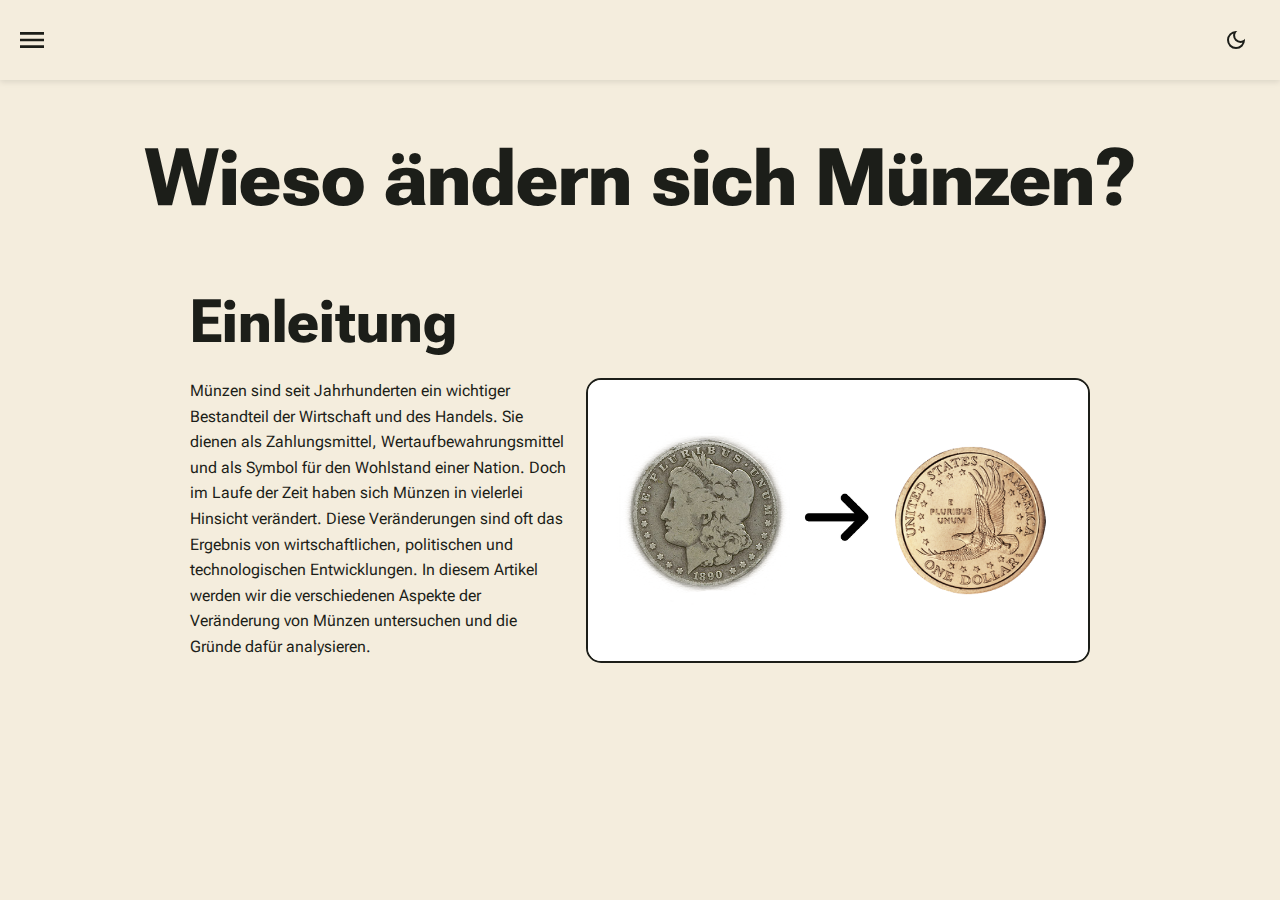
<file: index.html>
<!DOCTYPE html>
<html lang="de-CH">
<head>
  <meta charset="utf-8">
  <meta name="viewport" content="width=device-width, initial-scale=1">
  <title>PrWR-Projekt</title>
  <link rel="stylesheet" href="style.css">
  <script src="index.js"></script>
</head>
<body>
<nav>
  <input type="checkbox" id="menu-toggle" hidden>

  <label for="menu-toggle" class="menu-button open-icon">
    <svg xmlns="http://www.w3.org/2000/svg" height="32px" viewBox="0 -960 960 960" width="32px" fill="#1c1e19">
      <path d="M120-240v-80h720v80H120Zm0-200v-80h720v80H120Zm0-200v-80h720v80H120Z"/>
    </svg>
  </label>

  <label for="menu-toggle" class="menu-button close-icon">
    <svg xmlns="http://www.w3.org/2000/svg" height="32px" viewBox="0 -960 960 960" width="32px" fill="#1c1e19">
      <path d="m256-200-56-56 224-224-224-224 56-56 224 224 224-224 56 56-224 224 224 224-56 56-224-224-224 224Z"/>
    </svg>
  </label>

  <div id="mode-toggle" class="mode-toggle-button" onclick="change()">
  </div>

  <div class="dropdown-menu">
    <a href="index.html">Einleitung</a>
    <a href="wirtschaft-oekonomisch.html">Wirtschaftliche & ökonomische Gründe</a>
    <a href="#">Münzmaterialien</a>
    <a href="#">Relevanz</a>
    <a href="#">Quiz</a>
  </div>
</nav>
<section>
    <div id="main-title">
        <h1>Wieso ändern sich Münzen?</h1>
    </div>

    <div id="image-text">
      <h2>Einleitung</h2>
      <img src="assets/muenz_veraenderung.png" alt="Bild zur Veränderung von Münzen"></img>
      <p>Münzen sind seit Jahrhunderten ein wichtiger Bestandteil der Wirtschaft und des Handels. Sie dienen als Zahlungsmittel, Wertaufbewahrungsmittel und als Symbol für den Wohlstand einer Nation. Doch im Laufe der Zeit haben sich Münzen in vielerlei Hinsicht verändert. Diese Veränderungen sind oft das Ergebnis von wirtschaftlichen, politischen und technologischen Entwicklungen. In diesem Artikel werden wir die verschiedenen Aspekte der Veränderung von Münzen untersuchen und die Gründe dafür analysieren.
      </p>
    </div>
</section>
</body>
</html>
</file>
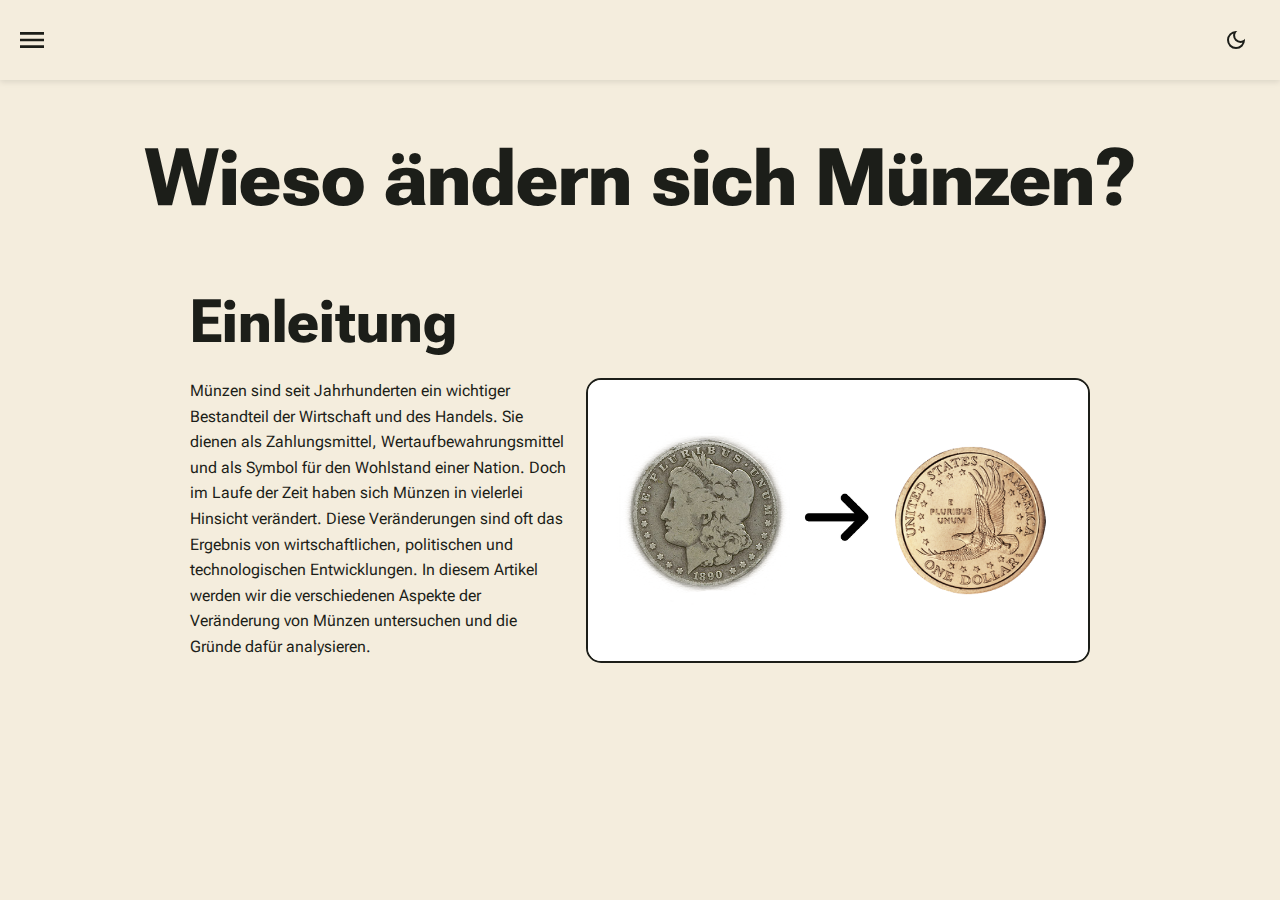
<file: einleitung.html>
<!DOCTYPE html>
<html lang="de-CH">
<head>
  <meta charset="utf-8">
  <meta name="viewport" content="width=device-width, initial-scale=1">
  <title>PrWR-Projekt</title>
  <link rel="stylesheet" href="style.css">
  <script src="index.js"></script>
</head>
<body>
<nav>
  <input type="checkbox" id="menu-toggle" hidden>

  <label for="menu-toggle" class="menu-button open-icon">
    <svg xmlns="http://www.w3.org/2000/svg" height="32px" viewBox="0 -960 960 960" width="32px" fill="#1c1e19">
      <path d="M120-240v-80h720v80H120Zm0-200v-80h720v80H120Zm0-200v-80h720v80H120Z"/>
    </svg>
  </label>

  <label for="menu-toggle" class="menu-button close-icon">
    <svg xmlns="http://www.w3.org/2000/svg" height="32px" viewBox="0 -960 960 960" width="32px" fill="#1c1e19">
      <path d="m256-200-56-56 224-224-224-224 56-56 224 224 224-224 56 56-224 224 224 224-56 56-224-224-224 224Z"/>
    </svg>
  </label>

  <div id="mode-toggle" class="mode-toggle-button" onclick="change()">
  </div>

  <div class="dropdown-menu">
    <a href="einleitung.html">Einleitung</a>
    <a href="wirtschaft-oekonomisch.html">Wirtschaftliche & ökonomische Gründe</a>
    <a href="#">Münzmaterialien</a>
    <a href="#">Relevanz</a>
    <a href="#">Quiz</a>
  </div>
</nav>
<section>
    <div id="main-title">
        <h1>Wieso ändern sich Münzen?</h1>
    </div>

    <div id="image-text">
      <h2>Einleitung</h2>
      <img src="assets/muenz_veraenderung.png" alt="Bild zur Veränderung von Münzen"></img>
      <p>Münzen sind seit Jahrhunderten ein wichtiger Bestandteil der Wirtschaft und des Handels. Sie dienen als Zahlungsmittel, Wertaufbewahrungsmittel und als Symbol für den Wohlstand einer Nation. Doch im Laufe der Zeit haben sich Münzen in vielerlei Hinsicht verändert. Diese Veränderungen sind oft das Ergebnis von wirtschaftlichen, politischen und technologischen Entwicklungen. In diesem Artikel werden wir die verschiedenen Aspekte der Veränderung von Münzen untersuchen und die Gründe dafür analysieren.
      </p>
    </div>
</section>
</body>
</html>
</file>
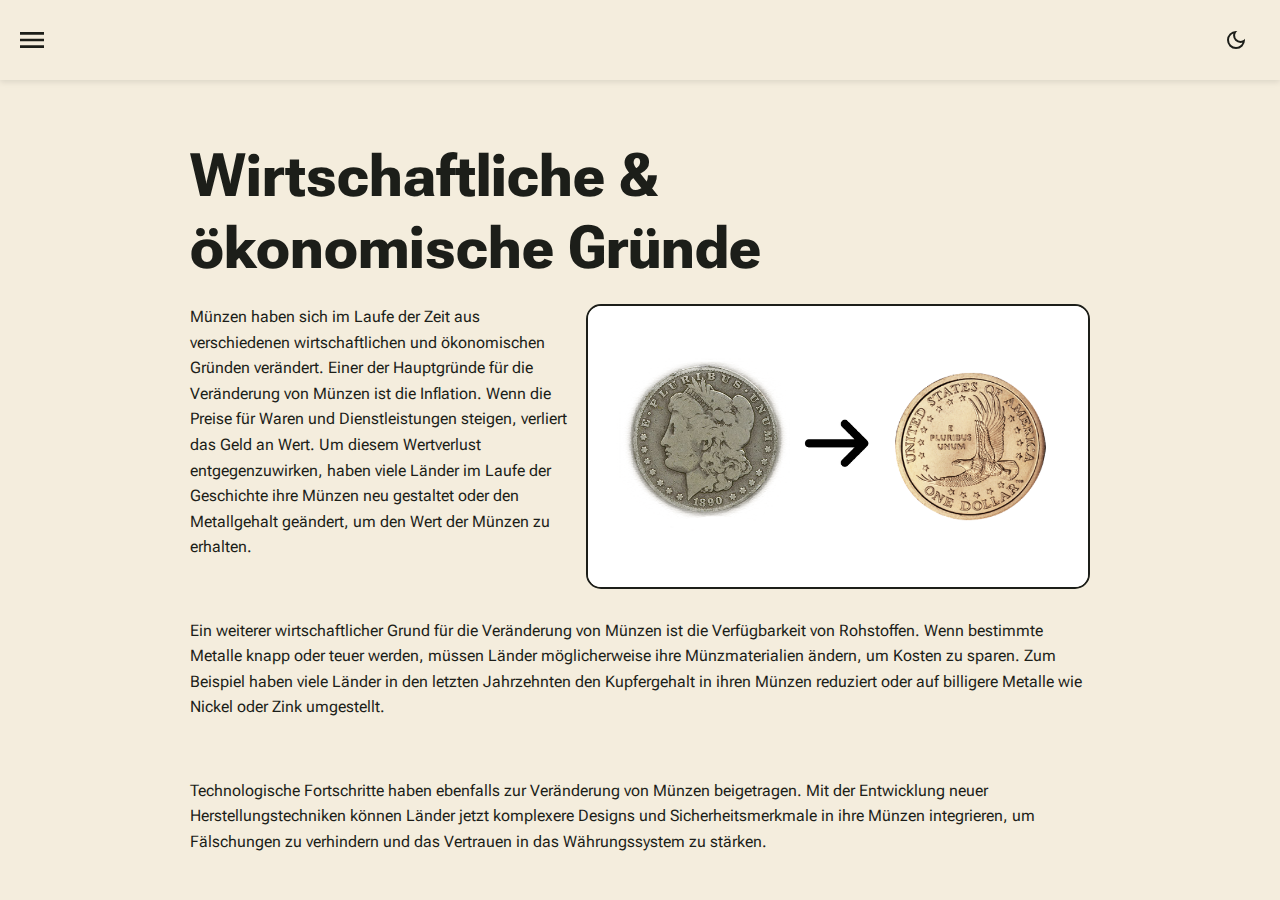
<file: wirtschaft-oekonomisch.html>
<!DOCTYPE html>
<html lang="de-CH">
<head>
  <meta charset="utf-8">
  <meta name="viewport" content="width=device-width, initial-scale=1">
  <title>PrWR-Projekt</title>
  <link rel="stylesheet" href="style.css">
  <script src="index.js"></script>
</head>
<body>
<nav>
  <input type="checkbox" id="menu-toggle" hidden>

  <label for="menu-toggle" class="menu-button open-icon">
    <svg xmlns="http://www.w3.org/2000/svg" height="32px" viewBox="0 -960 960 960" width="32px" fill="#1c1e19">
      <path d="M120-240v-80h720v80H120Zm0-200v-80h720v80H120Zm0-200v-80h720v80H120Z"/>
    </svg>
  </label>

  <label for="menu-toggle" class="menu-button close-icon">
    <svg xmlns="http://www.w3.org/2000/svg" height="32px" viewBox="0 -960 960 960" width="32px" fill="#1c1e19">
      <path d="m256-200-56-56 224-224-224-224 56-56 224 224 224-224 56 56-224 224 224 224-56 56-224-224-224 224Z"/>
    </svg>
  </label>

  <div id="mode-toggle" class="mode-toggle-button" onclick="change()">
  </div>

  <div class="dropdown-menu">
    <a href="einleitung.html">Einleitung</a>
    <a href="wirtschaft-oekonomisch.html">Wirtschaftliche & ökonomische Gründe</a>
    <a href="#">Münzmaterialien</a>
    <a href="#">Relevanz</a>
    <a href="#">Quiz</a>
  </div>
</nav>
<section>
    <div id="image-text">
        <h2>Wirtschaftliche & ökonomische Gründe</h2>
        <img src="assets/muenz_veraenderung.png" alt="Bild zur Veränderung von Münzen"></img>
        <p>Münzen haben sich im Laufe der Zeit aus verschiedenen wirtschaftlichen und ökonomischen Gründen verändert. Einer der Hauptgründe für die Veränderung von Münzen ist die Inflation. Wenn die Preise für Waren und Dienstleistungen steigen, verliert das Geld an Wert. Um diesem Wertverlust entgegenzuwirken, haben viele Länder im Laufe der Geschichte ihre Münzen neu gestaltet oder den Metallgehalt geändert, um den Wert der Münzen zu erhalten.</p>
        <br>
        <p>Ein weiterer wirtschaftlicher Grund für die Veränderung von Münzen ist die Verfügbarkeit von Rohstoffen. Wenn bestimmte Metalle knapp oder teuer werden, müssen Länder möglicherweise ihre Münzmaterialien ändern, um Kosten zu sparen. Zum Beispiel haben viele Länder in den letzten Jahrzehnten den Kupfergehalt in ihren Münzen reduziert oder auf billigere Metalle wie Nickel oder Zink umgestellt.
        </p>
        <br>
        <p>Technologische Fortschritte haben ebenfalls zur Veränderung von Münzen beigetragen. Mit der Entwicklung neuer Herstellungstechniken können Länder jetzt komplexere Designs und Sicherheitsmerkmale in ihre Münzen integrieren, um Fälschungen zu verhindern und das Vertrauen in das Währungssystem zu stärken.
        </p>
        <br>
    </div>
</section>
</body>
</html>
</file>
<file: style.css>
@import url('https://fonts.googleapis.com/css2?family=Roboto+Flex:opsz,wght@8..1000&display=swap');

html, body {
    margin: 0;
    padding: 0;
}

html {
    font-family: 'Roboto Flex', sans-serif;
    background-color: #f4eddd;
    color: #1c1e19;
    margin: 0;
    padding: 0;
}

body {
    display: flex;
    flex-direction: column;
    min-height: 100vh;
}

nav {
    margin-top: 0;
    position: sticky;
    top: 0;
    z-index: 1000;
    background-color: #f4eddd;
    padding: 10px 16px;
    height: 60px;
    display: flex;
    align-items: center;
    justify-content: space-between;
    box-shadow: 0 2px 6px rgba(0, 0, 0, 0.1);
}

.menu-button, .mode-toggle-button {
    cursor: pointer;
    display: flex;
    align-items: center;
}

.close-icon {
    display: none;
}

.dropdown-menu {
    display: none;
    position: absolute;
    top: 60px;
    left: 0;
    background-color: #f4eddd;
    width: 220px;
    box-shadow: 0 4px 12px rgba(0, 0, 0, 0.1);
    border-radius: 6px;
}

.dropdown-menu a {
    display: block;
    padding: 14px 18px;
    color: #1c1e19;
    text-decoration: none;
}

.dropdown-menu a:hover {
    background-color: #eee2c7;
}

#menu-toggle:checked ~ .dropdown-menu {
    display: block;
}

#menu-toggle:checked ~ .open-icon {
    display: none;
}

#menu-toggle:checked ~ .close-icon {
    display: flex;
}

body.dark-mode nav {
    background-color: #4c4c4c;
}

html.dark-mode {
    background-color: #2b2b2b;
    color: #e3e3e3;
}

body.dark-mode .dropdown-menu {
    background-color: #3a3a3a;
}

body.dark-mode .dropdown-menu a {
    color: #e3e3e3;
}

body.dark-mode .dropdown-menu a:hover {
    background-color: #4a4a4a;
}

body.dark-mode .dropdown-menu a {
    color: #e3e3e3;
}

#mode-toggle {
    margin-left: auto;
    margin-right: 16px;
}

#main-title {
    padding-top: 50px;  
}

#main-title h1, img {
    font-size: clamp(24px, 8vw, 80px);
    text-align: center;
    line-height: 1.2;           /* makes multi-line spacing nice */
    max-width: 90%;             /* prevents it from being one very long line */
    margin: 0 auto;             /* centers the block */
    word-break: break-word;     /* ensures words wrap if needed */
}

h2 {
    font-size: clamp(20px, 6vw, 60px);
    padding-left: 0;
    line-height: 1.2;
    max-width: 90%;
    text-align: left;
    max-width: 90%;
    margin: 60px auto 20px 0;
}

#image-text {
    max-width: 900px;
    margin: 0 auto;
    padding: 0 20px;
    line-height: 1.6;
}

#image-text img {
    float: right;
    width: 500px;
    margin: 0 0 16px 16px;
    display: block;
    border-radius: 15px;
    border: #1c1e19 2px solid;
}

/* Mobile layout */
@media (max-width: 768px) {
    #image-text img {
        float: none;
        width: 100%;
        margin: 16px 0;
    }
}

/* Clear float so container keeps height */
#image-text::after {
    content: "";
    display: block;
    clear: both;
}

.quiz {
    display: flex;
    flex-direction: column;
    justify-content: center;
    align-items: center;
    background-color: inherit;
    padding: 20px;
    border-radius: 5px;
    max-width: 500px;
    width: 90%;
    margin: 30px auto;
    border: 5px solid #eee2c7;
}

.quiz h2 {
    justify-content: center;
    text-align: center;
}

.quiz img {
    width: 100%;
}

.wahl {
    justify-content: space-between;
    align-items: center;
    margin-top: 20px;
    gap: 15px;
}

button {
    cursor: pointer;
}

#quiz-true {
    background-color: inherit;
    border: 2px solid limegreen;
    color: limegreen;
    font-family: inherit;
    font-size: inherit;
}

#quiz-false {
    background-color: inherit;
    border: 2px solid crimson;
    color: crimson;
    font-family: inherit;
    font-size: inherit;
}

#quiz-true:hover {
    background-color: limegreen;
    border: 2px solid limegreen;
    color: white;
    transition: 0.3s;
}

#quiz-false:hover {
    background-color: crimson;
    border: 2px solid crimson;
    color: white;
    transition: 0.3s;
}

footer {
    background-color: #eee2c7;
    padding: 24px 16px;
    color: black;
    box-shadow: 0 2px 6px rgba(0, 0, 0, 0.1);
}

footer .footer-inner {
    display: flex;
    flex-wrap: wrap;          /* erlaubt mehrere Zeilen */
    justify-content: space-around; /* gleichmäßig verteilen */
    gap: 20px;                /* Abstand zwischen Spalten */
    max-width: 1200px;
    margin: 0 auto;
    box-sizing: border-box;
}

footer .footer-column {
    flex: 1 1 200px;          /* flexibel, mind. 200px breit */
    min-width: 200px;
}

footer .footer-column.full-width {
    flex: 1 1 100%;
    text-align: center;
}


section {
    flex: initial;
}

body > section:first-of-type {
    flex: 1 1 auto;
}

footer h3 {
    margin-bottom: 8px;
}

footer p {
    margin: 4px 0;
}


.wahl button:hover:not(:disabled) {
    transform: translateY(-2px);
    opacity: 0.9;
}

.wahl button:disabled {
    background-color: #ccc;
    cursor: not-allowed;
    opacity: 0.7;
}

#feedback-text {
    margin-top: 20px;
    padding: 15px;
    border-radius: 8px;
    font-size: 1em;
    line-height: 1.4;
    text-align: center;
    font-weight: 500;
    min-height: 50px;
}

.correct {
    background-color: #f4eddd;
    border: 1px solid limegreen;
    color: limegreen;
}

.wrong {
    background-color: #f4eddd;
    border: 1px solid crimson;
    color: crimson;
}

.unavailable {
    background-color: #f4eddd;
    border: 2px solid #ccc;
    color: #777;
    width: 150px;
    height: 40px;
}

.valid {
    box-shadow: 0 2px 6px rgba(0, 0, 0, 0.1);
    border: none;
    background-color: #ffffff;
    color: #1c1e19;
    border: #1c1e19 2px solid;
    width: 150px;
    height: 40px;
}

.buttons {
    display: flex;
    justify-content: center;
    gap: 20px;
    margin-top: 25px;
    margin-bottom: 75px;
}
</file>
